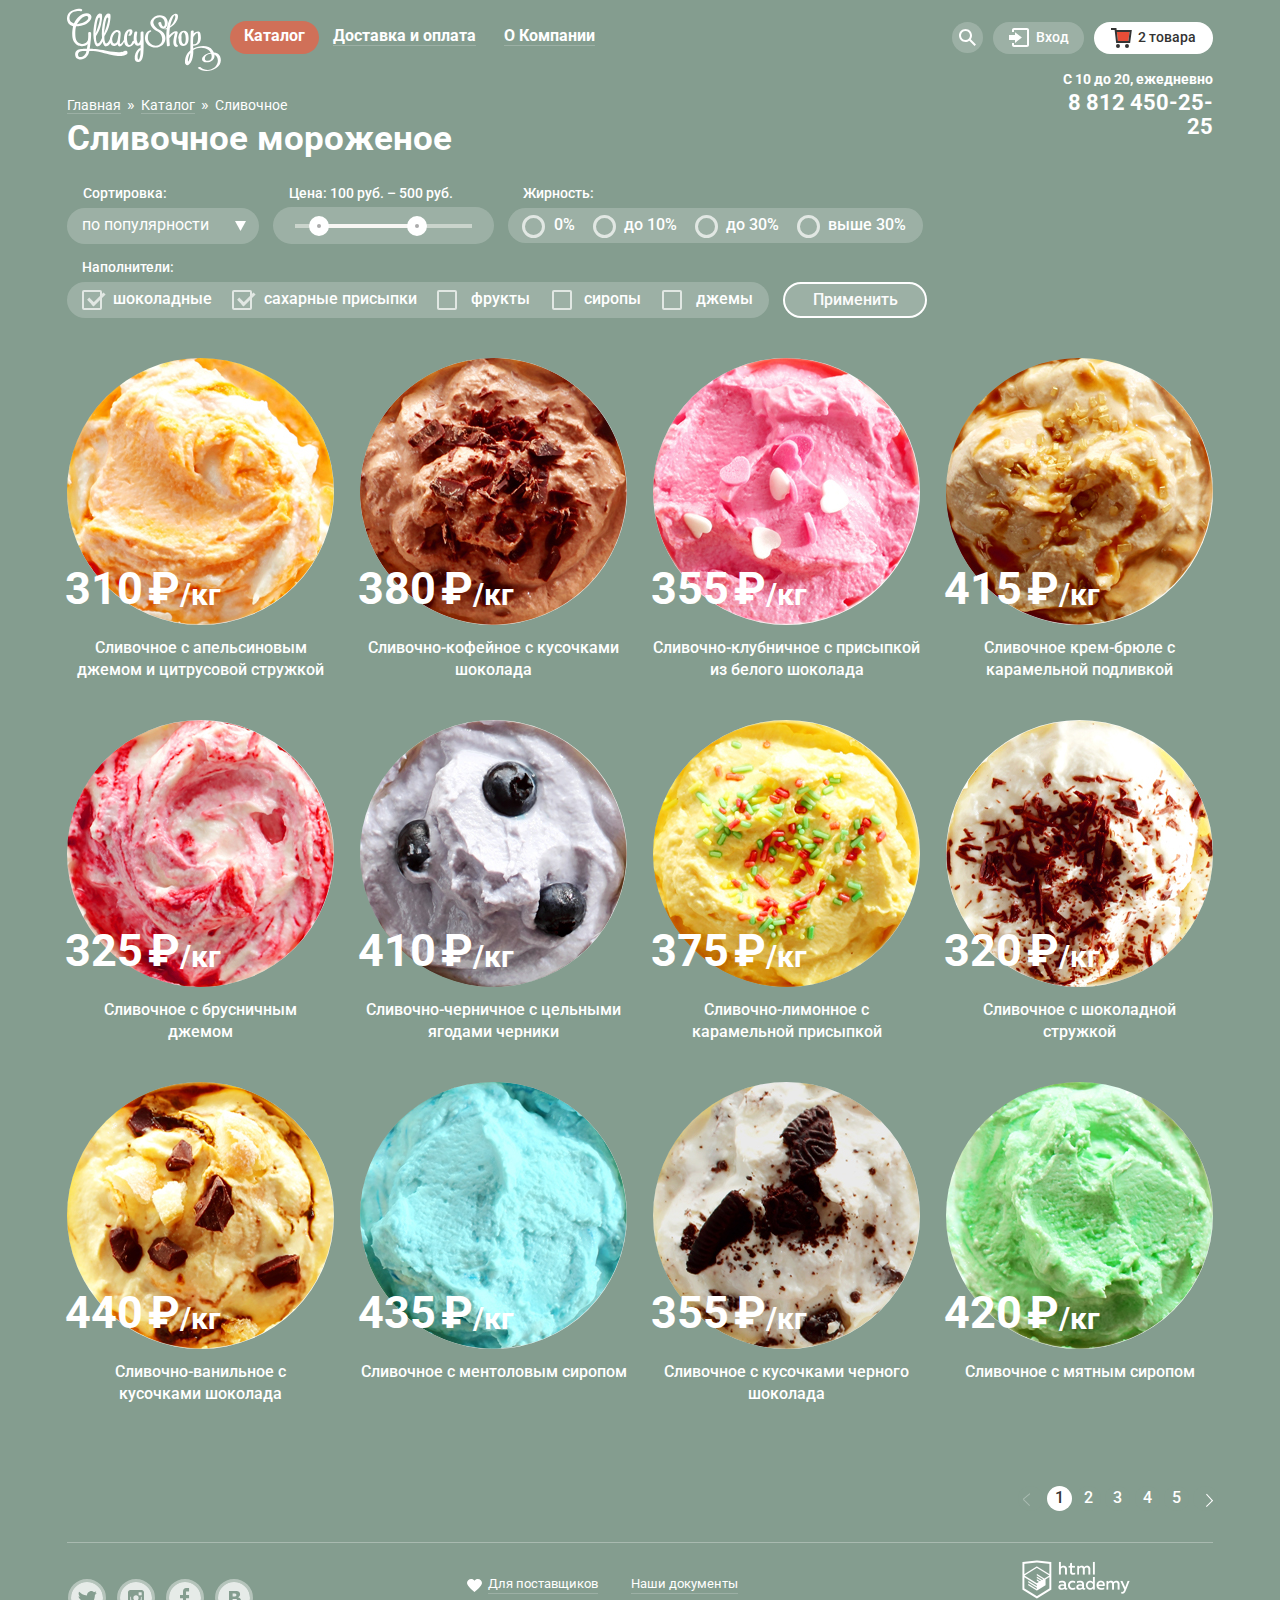
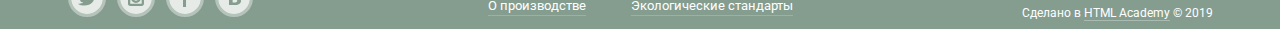
<file: catalog.html>
<!DOCTYPE html>
<html lang="ru">

<head>
  <meta charset="utf-8">
  <title>HTML Academy: Глейси</title>
  <link rel="stylesheet" href="css/normalize.css">
  <link rel="stylesheet" href="css/style-minimized.css">
  <link href="https://fonts.googleapis.com/css?family=Roboto:700,900,500,400&subset=latin,cyrillic" rel="stylesheet" type="text/css">
</head>

<body>
  <div class="container">
    <header class="main-header">
      <nav class="main-navigation">
        <div class="main-wrapper">
          <a href="index.html" class="main-logo">
            <img src="img/logo.svg" width="154" height="64" alt="Логотип Глейси Шоп">
          </a>
          <ul class="cite-navigation">
            <li class="cite-navigation-point catalog-menu active-catalog">
              <a href="#" class="catalog-button">Каталог</a>
              <!--выпадающий список пункта меню "Каталог"-->
              <ul class="hower-items">
                <li class="points-of-catalog"><a href="#">Новинки</a></li>
                <li class="points-of-catalog active-catalog-milk"><a href="catalog.html">Сливочное</a></li>
                <li class="points-of-catalog"><a href="#">Щербеты</a></li>
                <li class="points-of-catalog"><a href="#">Фруктовый лед</a></li>
                <li class="points-of-catalog"><a href="#">Мелорин</a></li>
              </ul>
            </li>
            <li class="cite-navigation-point"><a href="#">Доставка и оплата</a></li>
            <li class="cite-navigation-point"><a href="#">О Компании</a></li>
          </ul>
        </div>
        <div class="main-user-fields main-user-fields-catalog">
          <ul class="user-fields-list">
            <li class="search-menu user-fields-list-point">
              <a href="#" class="search-field"><span class="visually-hidden">Поиск</span>
                <svg version="1.1" xmlns="http://www.w3.org/2000/svg" xmlns:xlink="http://www.w3.org/1999/xlink" x="0px" y="0px" width="17px" height="17px" viewBox="0 0 17 17" enable-background="new 0 0 17 17" xml:space="preserve">
                  <g id="Layer_2">
                    <path fill="#FFFFFF" d="M16.958,15.527L11.75,10.32C12.533,9.247,13,7.93,13,6.5C13,2.91,10.09,0,6.5,0S0,2.91,0,6.5
                        		S2.91,13,6.5,13c1.438,0,2.763-0.473,3.839-1.263l5.205,5.204L16.958,15.527z M6.5,11C4.019,11,2,8.981,2,6.5S4.019,2,6.5,2
                        		S11,4.019,11,6.5S8.981,11,6.5,11z" />
                  </g>
                </svg>
              </a>
              <ul>
                <li>
                  <!--Поиск по каталогу-->
                  <div class="search-buttom">
                    <h2 class="visually-hidden">Поиск по каталогу</h2>
                    <input type="text" placeholder="Что ищем?">
                  </div>
                </li>
              </ul>
            </li>
            <li class="user-fields-list-point enter-menu">
              <a href="#" class="button-enterance">
                <svg version="1.1" xmlns="http://www.w3.org/2000/svg" xmlns:xlink="http://www.w3.org/1999/xlink" x="0px" y="0px" width="21px" height="19px" viewBox="0 0 21 19" enable-background="new 0 0 21 19" xml:space="preserve">
                  <g>
                    <polygon fill="#FFFFFF" points="6,14.875 12.917,9.5 6,4.125 6,7.042 -0.042,7.042 -0.042,11.959 6,11.959 	" />
                    <path fill="#FFFFFF" d="M18,0H5C3.9,0,3,0.9,3,2v2h2V2h13v15H5v-2H3v2c0,1.1,0.9,2,2,2h13c1.1,0,2-0.9,2-2V2C20,0.9,19.1,0,18,0z" />
                  </g>
                </svg>
                <span>Вход</span></a>
              <ul>
                <li>
                  <div class="enter-form">
                    <!--Форма Личного кабинета-->
                    <form action="#" class="hower-personal-cabinet" method="post">
                      <h2 class="visually-hidden">Личный кабинет</h2>
                      <label class="visually-hidden" for="login-field">Электронная почта</label>
                      <label class="visually-hidden" for="password-field">Пароль</label>
                      <input type="text" name="email" placeholder="Электронная почта" id="login-field">
                      <input type="text" name="password" placeholder="Пароль" id="password-field">

                      <div class="personal-wrapper">
                        <button class="btn button-identification" type="submit" name="come-in">Войти</button>
                        <p class="user-help">
                          <span class="guess"><a href="#">Забыли пароль?</a></span>
                          <span class="guess"><a href="#">Новая регистрация</a></span>
                        </p>
                      </div>
                    </form>
                  </div>
                </li>
              </ul>
            </li>
            <li class="user-fields-list-point basket-menu basket-menu-active">
              <a href="#" class="button-basket button-basket-active">
                <svg version="1.1" xmlns="http://www.w3.org/2000/svg" xmlns:xlink="http://www.w3.org/1999/xlink" x="0px" y="0px" width="21px" height="20px" viewBox="0 0 21 20" enable-background="new 0 0 21 20" xml:space="preserve">
                  <polygon fill="#E84D37" points="5.888,4.031 6.922,13 17.372,13 18.548,4.031 " />
                  <circle fill="#343434" cx="6.984" cy="18" r="2" />
                  <circle fill="#343434" cx="15.984" cy="18" r="2" />
                  <path fill="#343434" d="M5.657,2.031L5.422,0H0v2h3.64l1.5,13h13.988l1.699-12.969H5.657z M17.372,13H6.922L5.888,4.031h12.66
                        	L17.372,13z" />
                </svg>
                <span class="visually-hidden">Корзина</span><span>2 товара</span>
              </a>
              <ul>
                <li>
                  <!--Форма корзины покупок-->
                  <div class="basket-form-active">
                    <form class="basket-of-purches">

                      <table class="basket-table">
                        <tr class="basket-first-row">
                          <th><button class="modal-close" type="button">Закрыть</button></th>
                          <th><img src="img/1-1.jpg" width="33" height="33" alt="Сливочное с апельсиновым джемом и цитрусовой стружкой"></th>
                          <th>Пломбир с апельсиновым джемом</th>
                          <th>1,5 кг х <span class="basket-price">200 руб.</span></th>
                          <th>300 руб.</th>
                        </tr>
                        <tr class="basket-second-row">
                          <th><button class="modal-close1" type="button">Закрыть</button></th>
                          <th><img src="img/1-3.jpg" width="33" height="33" alt="Сливочно-клубничное с присыпкой из белого шоколада"></th>
                          <th>Клубничный пломбир с присыпкой из белого шоколада
                          </th>
                          <th>1,5 кг х <span class="basket-price">300 руб.</span></th>
                          <th>450 руб.</th>
                        </tr>
                      </table>
                      <div class="basket-wrapper">
                        <span class="total-basket">Итого: 750 руб.</span>
                        <button class="btn button-order" type="submit" name="come-in">Оформить заказ</button>
                      </div>
                    </form>
                  </div>
                </li>
              </ul>
            </li>
          </ul>
        </div>
      </nav>
      <p class="main-work-time">
        С 10 до 20, ежедневно<br>
        <span class="phone-number">8 812 450-25-25</span>
      </p>
    </header>
    <main>
      <ul class="breadcrumbs">
        <li class="breadcrumbs-item"><a href="index.html">Главная</a></li>
        <li class="breadcrumbs-item"><a href="catalog.html">Каталог</a></li>
        <li class="breadcrumbs-item breadcrumbs-last-link"><a href="#">Сливочное</a></li>
      </ul>
      <h1 class="catalog-main-caption">Сливочное мороженое</h1>
      <!--Здесь будет форма с фильтрами-->
      <form class="catalog-filters" action="https://echo.htmlacademy.ru" method="post">
        <fieldset class="filter-sort">
          <legend>Сортировка:</legend>
          <select class="filter-sort-select" id="sort">
            <option selected>по популярности</option>
            <option>сначала недорогие</option>
            <option>сначала дорогие</option>
            <option>по жирности</option>
          </select>
        </fieldset>
        <fieldset class="filter-price-range">
          <legend>Цена: 100 руб. – 500 руб.</legend>
          <div class="filter-price-range-container">
            <div class="range-controls">
              <div class="scale">
                <div class="bar"></div>
              </div>
              <div class="range-toggle range-toggle-min"></div>
              <div class="range-toggle range-toggle-max"></div>
            </div>
          </div>
        </fieldset>
        <fieldset class="filter-fattiness">
          <legend>Жирность:</legend>
          <div class="filter-fattiness-container">
            <label class="fat">
              <input class="visually-hidden" type="radio" name="percent" value="0%">
              <span class="radio-indicator"></span>
              0%
            </label>
            <label class="fat">
              <input class="visually-hidden" type="radio" name="percent" value="10%">
              <span class="radio-indicator" tabindex="0"></span>
              до 10%
            </label>
            <label class="fat">
              <input class="visually-hidden" type="radio" id="percent-3" name="percent" value="30%">
              <span class="radio-indicator"></span>
              до 30%
            </label>
            <label class="fat">
              <input class="visually-hidden" type="radio" id="percent-4" name="percent" value=">30%">
              <span class="radio-indicator" tabindex="0"></span>
              выше 30%
            </label>
          </div>
        </fieldset>
        <fieldset class="filter-fill">
          <legend class="filter-fill-caption">Наполнители:</legend>
          <div class="filter-fill-container">
            <label class="filled">
              <input class="visually-hidden" type="checkbox" name="chocolate" checked>
              <span class="checkbox-indicator"></span>
              шоколадные
            </label>
            <label class="filled">
              <input class="visually-hidden" type="checkbox" name="sugar" checked>
              <span class="checkbox-indicator"></span>
              сахарные присыпки
            </label>
            <label class="filled">
              <input class="visually-hidden" type="checkbox" name="fruits">
              <span class="checkbox-indicator"></span>
              фрукты
            </label>
            <label class="filled">
              <input class="visually-hidden" type="checkbox" id="filled-4" name="syrup">
              <span class="checkbox-indicator"></span>
              сиропы
            </label>
            <label class="filled">
              <input class="visually-hidden" type="checkbox" id="filled-5" name="jam">
              <span class="checkbox-indicator"></span>
              джемы
            </label>
          </div>
        </fieldset>
        <button class="button-filter" type="submit" name="sent-filter">Применить</button>
      </form>
      <!--TEST SECTION ending -->
      <section class="catalog">
        <ul class="catalog-items">
          <li class="catalog-item">
            <a href="#">
              <img src="img/1-1.jpg" width="267" height="267" alt="Сливочное с апельсиновым джемом и цитрусовой стружкой">
            </a>
            <p class="catalog-price-wrapper"><span class="catalog-price-amount">310</span><span class="catalog-price">₽</span><span class="catalog-weight-of-price">/кг</span>
            </p>
            <h2 class="catalog-title-of-ice-cream">
              Сливочное с апельсиновым джемом и цитрусовой стружкой
            </h2>
            <a href="#" class="btn button-catalog-items">Быстрый просмотр</a>
          </li>
          <li class="catalog-item">
            <a href="#">
              <img src="img/1-2.jpg" width="267" height="267" alt="Сливочно-кофейное с кусочками шоколада">
            </a>
            <p class="catalog-price-wrapper"><span class="catalog-price-amount">380</span><span class="catalog-price">₽</span><span class="catalog-weight-of-price">/кг</span>
            </p>
            <h2 class="catalog-title-of-ice-cream">
              Сливочно-кофейное с кусочками шоколада
            </h2>
            <a href="#" class="btn button-catalog-items">Быстрый просмотр</a>
          </li>
          <li class="catalog-item">
            <a href="#">
              <img src="img/1-3.jpg" width="267" height="267" alt="Сливочно-клубничное с присыпкой из белого шоколада">
            </a>
            <p class="catalog-price-wrapper"><span class="catalog-price-amount">355</span><span class="catalog-price">₽</span><span class="catalog-weight-of-price">/кг</span>
            </p>
            <h2 class="catalog-title-of-ice-cream">
              Сливочно-клубничное с присыпкой из белого шоколада
            </h2>
            <a href="#" class="btn button-catalog-items">Быстрый просмотр</a>
          </li>
          <li class="catalog-item">
            <a href="#">
              <img src="img/1-4.jpg" width="267" height="267" alt="Сливочное крем-брюле с карамельной подливкой">
            </a>
            <p class="catalog-price-wrapper"><span class="catalog-price-amount">415</span><span class="catalog-price">₽</span><span class="catalog-weight-of-price">/кг</span>
            </p>
            <h2 class="catalog-title-of-ice-cream">
              Сливочное крем-брюле с карамельной подливкой
            </h2>
            <a href="#" class="btn button-catalog-items">Быстрый просмотр</a>
          </li>
          <li class="catalog-item">
            <a href="#">
              <img src="img/2-1.jpg" width="267" height="267" alt="Сливочное с брусничным джемом">
            </a>
            <p class="catalog-price-wrapper"><span class="catalog-price-amount">325</span><span class="catalog-price">₽</span><span class="catalog-weight-of-price">/кг</span>
            </p>
            <h2 class="catalog-title-of-ice-cream">
              Сливочное с брусничным<br> джемом
            </h2>
            <a href="#" class="btn button-catalog-items">Быстрый просмотр</a>
          </li>
          <li class="catalog-item">
            <a href="#">
              <img src="img/2-2.jpg" width="267" height="267" alt="Сливочно-черничное с цельными ягодами черники ">
            </a>
            <p class="catalog-price-wrapper"><span class="catalog-price-amount">410</span><span class="catalog-price">₽</span><span class="catalog-weight-of-price">/кг</span>
            </p>
            <h2 class="catalog-title-of-ice-cream">
              Сливочно-черничное с цельными ягодами черники
            </h2>
            <a href="#" class="btn button-catalog-items">Быстрый просмотр</a>
          </li>
          <li class="catalog-item">
            <a href="#">
              <img src="img/2-3.jpg" width="267" height="267" alt="Сливочно-лимонное с карамельной присыпкой">
            </a>
            <p class="catalog-price-wrapper"><span class="catalog-price-amount">375</span><span class="catalog-price">₽</span><span class="catalog-weight-of-price">/кг</span>
            </p>
            <h2 class="catalog-title-of-ice-cream">
              Сливочно-лимонное с карамельной присыпкой
            </h2>
            <a href="#" class="btn button-catalog-items">Быстрый просмотр</a>
          </li>
          <li class="catalog-item">
            <a href="#">
              <img src="img/2-4.jpg" width="267" height="267" alt="Сливочное с шоколадной стружкой">
            </a>
            <p class="catalog-price-wrapper"><span class="catalog-price-amount">320</span><span class="catalog-price">₽</span><span class="catalog-weight-of-price">/кг</span>
            </p>
            <h2 class="catalog-title-of-ice-cream">
              Сливочное с шоколадной стружкой
            </h2>
            <a href="#" class="btn button-catalog-items">Быстрый просмотр</a>
          </li>
          <li class="catalog-item">
            <a href="#">
              <img src="img/3-1.jpg" width="267" height="267" alt="Сливочно-ванильное с кусочками шоколада">
            </a>
            <p class="catalog-price-wrapper"><span class="catalog-price-amount">440</span><span class="catalog-price">₽</span><span class="catalog-weight-of-price">/кг</span>
            </p>
            <h2 class="catalog-title-of-ice-cream">
              Сливочно-ванильное с<br> кусочками шоколада
            </h2>
            <a href="#" class="btn button-catalog-items">Быстрый просмотр</a>
          </li>
          <li class="catalog-item">
            <a href="#">
              <img src="img/3-2.jpg" width="267" height="267" alt="Сливочноe с ментоловым сиропом">
            </a>
            <p class="catalog-price-wrapper"><span class="catalog-price-amount">435</span><span class="catalog-price">₽</span><span class="catalog-weight-of-price">/кг</span>
            </p>
            <h2 class="catalog-title-of-ice-cream">
              Сливочноe с ментоловым сиропом
            </h2>
            <a href="#" class="btn button-catalog-items">Быстрый просмотр</a>
          </li>
          <li class="catalog-item">
            <a href="#">
              <img src="img/3-3.jpg" width="267" height="267" alt="Сливочное с кусочками черного шоколада">
            </a>
            <p class="catalog-price-wrapper"><span class="catalog-price-amount">355</span><span class="catalog-price">₽</span><span class="catalog-weight-of-price">/кг</span>
            </p>
            <h2 class="catalog-title-of-ice-cream">
              Сливочное с кусочками черного шоколада
            </h2>
            <a href="#" class="btn button-catalog-items">Быстрый просмотр</a>
          </li>
          <li class="catalog-item">
            <a href="#">
              <img src="img/3-4.jpg" width="267" height="267" alt="Сливочное с мятным сиропом">
            </a>
            <p class="catalog-price-wrapper"><span class="catalog-price-amount">420</span><span class="catalog-price">₽</span><span class="catalog-weight-of-price">/кг</span>
            </p>
            <h2 class="catalog-title-of-ice-cream">
              Сливочное с мятным сиропом
            </h2>
            <a href="#" class="btn button-catalog-items">Быстрый просмотр</a>
          </li>
        </ul>
      </section>
    </main>
    <footer class="main-footer main-footer-catalog">
      <div class="pagination-container">
        <ul class="pagination-list">
          <li class="pagination-item"><a class="start-element start-element-active" href="#">
            </a> </li>
          <li class="pagination-item pagination-item-current"><a href="#">1</a></li>
          <li class="pagination-item"><a href="#">2</a></li>
          <li class="pagination-item"><a href="#">3</a></li>
          <li class="pagination-item"><a href="#">4</a></li>
          <li class="pagination-item"><a href="#">5</a></li>
          <li class="pagination-item"><a class="finish-element" href="#"></a></li>
        </ul>
      </div>
      <div class="footer-wrapper">
        <div class="footer-social">
          <ul class="social-items">
            <li>
              <a href="#" class="social-button" aria-label="Твиттер"><span class="visually-hidden">Твиттер</span>
                <img src="img/twitter-icon.svg" width="32" height="32" alt="Мы в Твиттере">
              </a>
            </li>
            <li>
              <a href="#" class="social-button" aria-label="Инстраграм"><span class="visually-hidden">Инстраграм</span>
                <img src="img/insta-icon.svg" width="32" height="32" alt="Мы в Инстраграме">
              </a>
            </li>
            <li>
              <a href="#" class="social-button" aria-label="Фейсбук"><span class="visually-hidden">Фейсбук</span>
                <img src="img/fb-icon.svg" width="32" height="32" alt="Мы в Фейсбук">
              </a>
            </li>
            <li>
              <a href="#" class="social-button" aria-label="Вконтакте"><span class="visually-hidden">Вконтакте</span>
                <img src="img/vk-icon.svg" width="32" height="32" alt="Мы в Вконтакте">
              </a>
            </li>
          </ul>
        </div>
        <div class="footer-info">
          <a href="#">Для поставщиков</a>
          <a href="#">Наши документы</a>
          <a href="#">О производстве</a>
          <a href="#">Экологические стандарты</a>
        </div>
        <div class="footer-copyright">
          <a href="https://htmlacademy.ru/intensive/htmlcss">
            <img class="html-academy-logo" src="img/logo-htmlacademy-small.png" width="108" height="39" alt="Логотип ХТМЛ Академии">
          </a>
          <p>Сделано в <a class="html-link" href="https://htmlacademy.ru/intensive/htmlcss">HTML Academy</a> © 2019</p>
        </div>
      </div>
    </footer>
  </div>

</body>

</html>
</file>
<file: css/style-minimized.css>
body{margin:0;padding:0;font-family:"Roboto","Arial",sans-serif;font-size:16px;line-height:22px;font-weight:400;text-transform:none;color:#fff;background-color:#849d8f}a{text-decoration:none}.visually-hidden{position:absolute;width:1px;height:1px;clip:rect(0,0,0,0)}.container{padding:0 27px;margin:0 auto;width:1146px}.slider-wrapper::before,.slider-wrapper::after{content:"";visibility:hidden}.slider-wrapper::before{background-image:url(../img/slider-foto-21.png)}.slider-wrapper::after{background-image:url(../img/slider-foto-31.png)}.slider-wrapper{min-width:1146px;background-color:#849d8f;background-image:url(../img/slider-foto-11.png);background-repeat:no-repeat;background-position:top center;-webkit-transition:background-image .5s ease,background-color .5s ease;-o-transition:background-image .5s ease,background-color .5s ease;transition:background-image .5s ease,background-color .5s ease}.slider{position:relative;padding-top:308px;text-align:center;color:#fff}.slider-list{margin:0;padding:0;margin-bottom:41px;list-style:none}.slide{display:none}.slide-button{margin-top:7px}.slide-title{margin:0 auto;margin-bottom:26px;width:700px;font-size:60px;line-height:60px;font-weight:700}.slide-button{margin-top:7px}.btn{display:inline-block;padding:8px 40px 11px;font-weight:700;font-size:32px;line-height:44px;text-align:center;vertical-align:top;text-decoration:none;text-shadow:0 2px 5px rgba(160,32,11,0.76);color:#fff;background:#f26843;background:-webkit-gradient(linear,left top,left bottom,from(#f26843),to(#e74a35));background:-webkit-linear-gradient(top,#f26843 0%,#e74a35 100%);background:-o-linear-gradient(top,#f26843 0%,#e74a35 100%);background:linear-gradient(to bottom,#f26843 0%,#e74a35 100%);border-radius:50px;-webkit-box-shadow:0 2px 2px rgba(172,16,0,0.64);box-shadow:0 2px 2px rgba(172,16,0,0.64);border:none;cursor:pointer}.btn:hover{background:-webkit-gradient(linear,left top,left bottom,from(#f58669),to(#ec6f5e));background:-webkit-linear-gradient(top,#f58669 0%,#ec6f5e 100%);background:-o-linear-gradient(top,#f58669 0%,#ec6f5e 100%);background:linear-gradient(to bottom,#f58669 0%,#ec6f5e 100%);-webkit-box-shadow:0 2px 2px rgba(172,16,0,1);box-shadow:0 2px 2px rgba(172,16,0,1)}.btn:active{background:-webkit-gradient(linear,left top,left bottom,from(#d84732),to(#e1613e));background:-webkit-linear-gradient(top,#d84732 0%,#e1613e 100%);background:-o-linear-gradient(top,#d84732 0%,#e1613e 100%);background:linear-gradient(to bottom,#d84732 0%,#e1613e 100%);-webkit-box-shadow:inset 0 2px 2px rgba(172,16,0,1);box-shadow:inset 0 2px 2px rgba(172,16,0,1)}#product-1:checked~.slider-wrapper{background-color:#849d8f;background-image:url(../img/slider-foto-11.png)}#product-2:checked~.slider-wrapper{background-color:#8996a6;background-image:url(../img/slider-foto-21.png)}#product-3:checked~.slider-wrapper{background-color:#9d8b84;background-image:url(../img/slider-foto-31.png)}#product-1:checked~.slider-wrapper #slide1,#product-2:checked~.slider-wrapper #slide2,#product-3:checked~.slider-wrapper #slide3{display:block}#product-1:checked~.slider-wrapper label[for="product-1"],#product-2:checked~.slider-wrapper label[for="product-2"],#product-3:checked~.slider-wrapper label[for="product-3"]{background-color:#fff}.slider-wrapper label[for="product-1"]:hover,.slider-wrapper label[for="product-2"]:hover,.slider-wrapper label[for="product-3"]:hover{background-color:rgba(255,255,255,0.5)}.slider-wrapper label[for="product-1"]:active,.slider-wrapper label[for="product-2"]:active,.slider-wrapper label[for="product-3"]:active{background-color:#fff}.slider-controls label{display:inline-block;margin-right:8px;width:17px;height:17px;vertical-align:top;background-color:transparent;border:2px solid #fff;border-radius:50%;cursor:pointer}.slider-controls{position:absolute;bottom:63px;top:481px;z-index:20;font-size:0}.main-header{position:relative;padding-top:0}.main-logo{margin:0;padding:0;margin-right:9px;padding-top:8px}.main-navigation{display:-webkit-box;display:-ms-flexbox;display:flex;-webkit-box-pack:justify;-ms-flex-pack:justify;justify-content:space-between;font-size:16px;font-weight:700;line-height:30px;color:#fff}.main-wrapper{display:-webkit-box;display:-ms-flexbox;display:flex;-webkit-box-pack:start;-ms-flex-pack:start;justify-content:flex-start;width:853px}.cite-navigation a,.main-user-fields a{color:#fff}.hower-item a{color:#333}.cite-navigation li:hover,.cite-navigation li:focus{background-color:#fff}.cite-navigation-point:hover a,.cite-navigation-point:focus a{color:#333}.cite-navigation-point > a{border-bottom:1px solid rgba(255,255,255,0.2)}.user-fields-list-point:hover,.user-fields-list-point:focus{background-color:#fff}.user-fields-list-point:hover a,.user-fields-list-point:focus a{color:#333}.user-fields-list-point:hover path,.user-fields-list-point:focus path,.user-fields-list-point:hover polygon,.user-fields-list-point:focus polygon,.user-fields-list-point:hover circle,.user-fields-list-point:focus circle{fill:#323232}.user-fields-list-point:last-of-type:hover polygon,.user-fields-list-point:last-of-type:focus polygon{fill:#E84D37}.cite-navigation{display:-webkit-box;display:-ms-flexbox;display:flex;-webkit-box-align:center;-ms-flex-align:center;align-items:center;-webkit-box-pack:justify;-ms-flex-pack:justify;justify-content:space-between;-ms-flex-wrap:wrap;flex-wrap:wrap;position:relative;margin:0;padding:0;margin-bottom:7px;width:450px}.cite-navigation>li{padding:0 14px 3px;border-radius:30px}.cite-navigation>li:last-child{margin-right:71px}.cite-navigation,.hower-items{list-style:none}.cite-navigation-point:hover .hower-items{display:block;overflow:hidden}.hower-items{display:none;position:absolute;z-index:1;left:-6px;top:59px;padding:0;margin:0;width:143px;list-style:none;border-radius:5px;background-color:#fff;-webkit-box-shadow:0 20px 20px 0 rgba(0,0,0,0.4);box-shadow:0 20px 20px 0 rgba(0,0,0,0.4)}.catalog-menu::after{content:" ";position:absolute;top:54px;left:15px;width:60px;height:5px;background-color:transparent}.hower-items a{display:block}.hower-items li:not(:first-child){font-size:14px;line-height:16px;font-weight:400;color:#333}.hower-items li{padding:7px 21px 15px 20px}.hower-items li:first-child{position:relative;padding:10px 21px 12px 20px;font-size:14px;line-height:16px;font-weight:700;color:#333}.hower-items li:first-child::after{content:" ";position:absolute;bottom:-1px;right:9px;width:128px;height:1px;border-bottom:1px solid #d1d0ce}.hower-items li:nth-child(2){padding:10px 21px 10px 20px}.hower-items li:nth-child(3){padding:4px 21px 8px 20px}.hower-items li:nth-child(4){padding:7px 21px 8px 20px}.hower-items li:nth-child(5){padding:7px 21px 15px 20px}.hower-items li:hover{background-color:#fcc}.hower-items li:focus{background-color:#f6b5a5}.active-catalog,.active-catalog-milk{background-color:#d07058;color:#fff}.active-catalog>a{border:none}.cite-navigation .active-catalog:hover,.cite-navigation .active-catalog:focus{background-color:#d07058}.active-catalog:hover>a,.active-catalog:focus>a{color:#fff}.main-user-fields{display:inline-block;margin-top:22px;vertical-align:center}.main-user-fields-catalog{width:261px}.main-user-fields ul{margin:0;padding:0;list-style:none}.user-fields-list{display:-webkit-box;display:-ms-flexbox;display:flex;-webkit-box-pack:justify;-ms-flex-pack:justify;justify-content:space-between;-ms-flex-wrap:wrap;flex-wrap:wrap;-webkit-box-align:start;-ms-flex-align:start;align-items:flex-start;position:relative;min-width:244px;font-size:14px;line-height:16px;font-weight:500;color:#fff}.search-menu{background-color:rgba(255,255,255,0.2);border-radius:50%}.search-field{display:block;padding:7px;width:17px;height:17px}.search-buttom{display:none;position:absolute;z-index:2;left:-310px;top:37px;padding:20px 0 15px 15px;width:341px;min-height:84px;-webkit-box-sizing:border-box;box-sizing:border-box;background-color:#f8f7f4;-webkit-box-shadow:0 20px 20px 0 rgba(0,0,0,0.4);box-shadow:0 20px 20px 0 rgba(0,0,0,0.4);border-radius:5px}.search-buttom input{margin-left:0;padding:0;padding-left:13px;padding-bottom:2px;-webkit-box-sizing:border-box;box-sizing:border-box;width:311px;min-height:44px;border:1px solid #d3d3d2;border-radius:5px;outline:none;outline-offset:0}.search-buttom input:hover{padding-left:12px;border:2px solid #c7c6c5}.search-buttom input:focus{padding-left:12px;border:2px solid #8fbdec}.search-menu:first-child::after{content:" ";position:absolute;top:32px;left:-120px;width:150px;height:5px;background-color:transparent}.user-fields-list-point:hover .search-buttom{display:block}.enter-menu{padding:5px 16px 7px 15px;-webkit-box-sizing:border-box;box-sizing:border-box;background-color:rgba(255,255,255,0.2);border-radius:30px}.enter-menu::after{content:" ";position:absolute;top:32px;left:45px;width:85px;height:3px;background-color:transparent}.button-enterance{display:-webkit-box;display:-ms-flexbox;display:flex;-webkit-box-align:center;-ms-flex-align:center;align-items:center;-webkit-box-pack:justify;-ms-flex-pack:justify;justify-content:space-between;margin:0;padding:0;width:60px}.button-enterance svg{margin-top:1px;margin-left:1px}.button-enterance span{margin-left:3px;margin-right:-1px}.button-enterance p{margin:0;padding:0}.enter-form{display:none;position:absolute;top:35px;left:-142px;z-index:1;padding-top:21px;padding-left:19px;-webkit-box-sizing:border-box;box-sizing:border-box;width:277px;min-height:214px;background-color:#f8f7f4;border-radius:5px;-webkit-box-shadow:0 20px 20px 0 rgba(0,0,0,0.4);box-shadow:0 20px 20px 0 rgba(0,0,0,0.4)}.user-fields-list-point:hover .enter-form{display:block}.hower-personal-cabinet input{margin-bottom:20px;padding-left:13px;padding-bottom:2px;-webkit-box-sizing:border-box;box-sizing:border-box;width:241px;min-height:43px;border:1px solid #d3d3d2;border-radius:5px;outline:none;outline-offset:none}.hower-personal-cabinet input:hover{padding-left:12px;border:2px solid #c7c6c5}.hower-personal-cabinet input:focus{padding-left:12px;border:2px solid #8fbdec}.hower-personal-cabinet input:last-of-type{margin-bottom:19px}.personal-wrapper{display:-webkit-box;display:-ms-flexbox;display:flex;-ms-flex-wrap:wrap;flex-wrap:wrap;-webkit-box-pack:start;-ms-flex-pack:start;justify-content:flex-start;-webkit-box-align:start;-ms-flex-align:start;align-items:flex-start}.guess a{text-decoration:underline;color:#323232}.guess:last-of-type{margin-top:-3px}.guess:hover a{color:#e84d37}.user-help{display:-webkit-box;display:-ms-flexbox;display:flex;-webkit-box-orient:vertical;-webkit-box-direction:normal;-ms-flex-direction:column;flex-direction:column;-webkit-box-pack:start;-ms-flex-pack:start;justify-content:flex-start;margin:0;padding:0;font-size:13px;line-height:24px;font-weight:400}.button-identification{padding:20px 26px;margin-right:20px;margin-top:2px;width:100px;height:44px;font-size:18px;line-height:0;font-weight:700;border-radius:20px}.button-basket{display:-webkit-box;display:-ms-flexbox;display:flex;-webkit-box-align:center;-ms-flex-align:center;align-items:center;-webkit-box-pack:justify;-ms-flex-pack:justify;justify-content:space-between;margin:0;padding:0;width:69px}.button-basket-active{width:87px}.button-basket span{margin-bottom:3px;margin-right:2px}.basket-form{display:none}.basket-form-active{display:none;position:absolute;left:-279px;top:36px;z-index:1;padding:0 13px 0 11px;width:516px;min-height:242px;background-color:#f8f7f4;-webkit-box-shadow:0 20px 20px 0 rgba(0,0,0,0.4);box-shadow:0 20px 20px 0 rgba(0,0,0,0.4);border-radius:5px;color:#323232}.basket-menu{padding:6px 15px 6px 17px;background-color:rgba(255,255,255,0.2);border-radius:30px}.basket-menu::after{content:" ";position:absolute;top:32px;left:150px;width:105px;height:4px;background-color:transparent}.basket-menu-active{background-color:#fff}.basket-menu-active a{color:#333}.basket-of-purches{min-height:238px;border-radius:5px}.modal-close{position:relative;margin-bottom:5px;width:15px;height:20px;font-size:0;border:0;background-color:transparent;cursor:pointer}.modal-close::before,.modal-close::after{content:" ";position:absolute;left:-2px;top:11px;width:15px;height:1px;background-color:#333}.modal-close::before{-webkit-transform:rotate(45deg);-ms-transform:rotate(45deg);transform:rotate(45deg)}.modal-close::after{-webkit-transform:rotate(-45deg);-ms-transform:rotate(-45deg);transform:rotate(-45deg)}.modal-close1{position:relative;margin-bottom:20px;width:15px;height:20px;font-size:0;border:0;background-color:transparent;cursor:pointer}.modal-close1::before,.modal-close1::after{content:" ";position:absolute;left:-2px;top:11px;width:15px;height:1px;background-color:#333}.modal-close1::before{-webkit-transform:rotate(45deg);-ms-transform:rotate(45deg);transform:rotate(45deg)}.modal-close1::after{-webkit-transform:rotate(-45deg);-ms-transform:rotate(-45deg);transform:rotate(-45deg)}.user-fields-list-point:hover .basket-form-active{display:block}.basket-table{position:relative;margin-top:4px;margin-left:2px;margin-bottom:0;width:510px;min-height:127px;font-size:13px;line-height:16px;font-weight:400;border-bottom:2px solid #cacac7}.basket-second-row th:nth-of-type(2){padding-left:5px;padding-bottom:12px;width:35px;vertical-align:center}.basket-first-row th:nth-of-type(2){padding-left:5px;padding-top:9px;width:35px;vertical-align:center}.basket-first-row th:nth-of-type(3){padding-left:7px;padding-top:4px;padding-right:0;width:236px;font-size:13px;line-height:16px;font-weight:400}.basket-second-row th:nth-of-type(3){padding-left:7px;padding-top:2px;padding-right:10px;width:185px;font-size:13px;line-height:16px;font-weight:400}.basket-first-row th:nth-of-type(4){padding-left:9px;padding-top:4px;width:105px;font-size:13px;line-height:16px;font-weight:400;vertical-align:center}.basket-second-row th:nth-of-type(4){padding-left:9px;padding-top:15px;width:105px;font-size:13px;line-height:16px;font-weight:400;vertical-align:top}.basket-first-row th:nth-of-type(5){padding-left:15px;padding-top:4px;font-size:13px;line-height:16px;font-weight:400}.basket-second-row th:nth-of-type(5){padding-left:15px;padding-top:15px;font-size:13px;line-height:16px;font-weight:400;vertical-align:top}.basket-price{color:#a0a0a0}.basket-wrapper{display:-webkit-box;display:-ms-flexbox;display:flex;-webkit-box-pack:start;-ms-flex-pack:start;justify-content:flex-start;-webkit-box-align:end;-ms-flex-align:end;align-items:flex-end;-ms-flex-wrap:wrap;flex-wrap:wrap;-webkit-box-orient:vertical;-webkit-box-direction:normal;-ms-flex-direction:column;flex-direction:column;margin:0;padding:0;min-height:95px}.total-basket{margin-top:13px;margin-bottom:15px;font-size:15px;line-height:18px;font-weight:700}.button-order{padding:5px 0 10px;margin-right:2px;width:170px;min-height:44px;font-size:18px;line-height:24px;font-weight:700;border-radius:20px}.main-work-time{position:absolute;top:71px;right:0;margin:0;width:167px;font-size:14px;line-height:16px;font-weight:700;color:#fff}.main-work-time:not(.phone-number){text-align:right}.phone-number{display:block;margin-top:4px;font-size:22px;line-height:24px;font-weight:700;color:#fff}.breadcrumbs{display:-webkit-box;display:-ms-flexbox;display:flex;-webkit-box-pack:justify;-ms-flex-pack:justify;justify-content:space-between;padding:0;margin:0;margin-top:12px;width:220px;list-style:none}.breadcrumbs-item{position:relative}.breadcrumbs a{font-size:14px;line-height:16px;font-weight:400;color:#fff;background-color:inherit;border-bottom:1px solid rgba(255,255,255,0.2)}.breadcrumbs-last-link a{border:none}.breadcrumbs-item:not(:last-of-type)::after{content:"»";position:absolute;left:60px;width:7px;height:7px}.breadcrumbs-item:hover a,.breadcrumbs-item:focus a{color:#ffbc9e}.main-user-fields{position:relative}.main-promo{display:-webkit-box;display:-ms-flexbox;display:flex;-webkit-box-pack:justify;-ms-flex-pack:justify;justify-content:space-between;margin-bottom:40px;font-size:18px;line-height:22px;font-weight:700;color:#fff}.main-promo h4{font-size:35px;line-height:41px;font-weight:700;color:#fff}.main-promo-raspberry{display:-webkit-box;display:-ms-flexbox;display:flex;-webkit-box-orient:vertical;-webkit-box-direction:normal;-ms-flex-direction:column;flex-direction:column;padding:14px 20px 14px 17px;-webkit-box-sizing:border-box;box-sizing:border-box;width:560px;min-height:229px;background-color:#849d8f;background-image:url(../img/promo-1.jpg);background-repeat:repeat-y;background-position:top -94px right -177px;border-radius:15px}.main-promo-raspberry h4,.main-promo-raspberry p{margin:0;padding:0}.main-promo-raspberry h4{margin-bottom:16px;margin-left:1px}.main-promo-raspberry p{margin-bottom:45px;margin-left:2px}.main-promo-chocolate{display:-webkit-box;display:-ms-flexbox;display:flex;-webkit-box-orient:vertical;-webkit-box-direction:normal;-ms-flex-direction:column;flex-direction:column;padding:14px 20px 14px 17px;-webkit-box-sizing:border-box;box-sizing:border-box;width:560px;min-height:229px;background-color:#849d8f;background-image:url(../img/promo-2.jpg);background-position:center;background-repeat:repeat-y;border-radius:15px}.main-promo-chocolate h4,.main-promo-chocolate p{margin:0;padding:0}.main-promo-chocolate h4{margin-bottom:15px;margin-left:1px}.main-promo-chocolate p{margin-bottom:46px;margin-left:2px}.button-promo-1{margin-left:357px;width:165px;font-size:18px;line-height:24px;font-weight:700;padding:9px 0 13px}.button-promo-2{margin-left:333px;width:188px;font-size:18px;line-height:24px;font-weight:700;padding:9px 0 12px}.main-hit-seller{margin-bottom:40px}.main-hit-seller-items{display:-webkit-box;display:-ms-flexbox;display:flex;-webkit-box-pack:justify;-ms-flex-pack:justify;justify-content:space-between;position:relative;padding:0;list-style:none}.main-hit-seller-items li{display:-webkit-box;display:-ms-flexbox;display:flex;-webkit-box-orient:vertical;-webkit-box-direction:normal;-ms-flex-direction:column;flex-direction:column;width:267px;text-align:center;border-radius:150px}.main-hit-seller-items li:before{content:" ";position:absolute;width:61px;height:61px;background-image:url(../img/hit-seller-icon.svg)}.catalog-title-of-ice-cream{margin:0;padding:0;margin-top:4px;font-size:16px;line-height:22px;font-weight:500}.catalog-price-wrapper{display:-webkit-box;display:-ms-flexbox;display:flex;margin-top:-65px;margin-left:-112px}.catalog-price{margin:0;padding:0;margin-left:5px;font-size:45px;line-height:45px;font-weight:700;color:#fff}.catalog-price-amount{margin-left:110px;font-size:45px;line-height:45px;font-weight:700;color:#fff}.catalog-weight-of-price{margin-top:6px}.main-hit-seller-items img{border-radius:160px}.main-description{margin-bottom:40px;min-height:306px;font-size:16px;line-height:22px;font-weight:400;color:#333;background-color:#fff;background-image:url(../img/waffle-pattern.jpg);border-radius:15px}.main-description h1{margin:0;padding:0;padding-left:20px;padding-right:113px;padding-top:24px;font-size:24px;line-height:30px;font-weight:500;color:#333}.main-description-advantages{display:-webkit-box;display:-ms-flexbox;display:flex;-webkit-box-pack:justify;-ms-flex-pack:justify;justify-content:space-between;-ms-flex-wrap:wrap;flex-wrap:wrap;margin:0;padding:0;margin-top:5px;margin-left:76px;margin-right:17px;font-size:16px;line-height:22px;font-weight:400;list-style:none;color:#333}.main-description-advantages li{position:relative;width:483px}.caw-icon{margin-right:3px}.leaf-icon{margin-top:6px}.leaf-icon p{margin:0;padding:0}.thermometr-icon{margin-top:6px;margin-right:3px}.thermometr-icon p{margin:0;padding:0}.ice-cream-icon::before{content:" ";position:absolute;top:4px;left:-56px;width:50px;height:50px;background-image:url(../img/ice-cream.svg);background-repeat:no-repeat}.caw-icon::before{content:" ";position:absolute;top:4px;left:-58px;width:50px;height:50px;background-image:url(../img/caw.svg);background-repeat:no-repeat}.leaf-icon::before{content:" ";position:absolute;top:-12px;left:-56px;width:50px;height:50px;background-image:url(../img/leaf.svg);background-repeat:no-repeat}.thermometr-icon::before{content:" ";position:absolute;top:-12px;left:-58px;width:50px;height:50px;background-image:url(../img/thermometr.svg);background-repeat:no-repeat}.wrapper{display:-webkit-box;display:-ms-flexbox;display:flex;-webkit-box-pack:justify;-ms-flex-pack:justify;justify-content:space-between;margin-bottom:39px}.recipe{margin:0;padding:0;width:560px;min-height:220px;font-size:24px;line-height:30px;font-weight:700;color:#333;background-color:#fff;background-image:url(../img/straw-back.jpg);background-repeat:no-repeat;background-position:top -225px left -52px;border-radius:15px}.recipe span{display:block;margin:0;padding:0;margin-top:22px;margin-left:19px;font-size:16px;line-height:22px;font-weight:500;color:#333}.recipe a{display:block;margin:0;padding:0;margin-top:4px;margin-left:19px;margin-right:220px;font-size:24px;line-height:30px;text-decoration:underline;color:inherit}.recipe a:hover{color:#e84d37}.recipe h3{margin:0;padding:0;font-size:24px;line-height:30px;color:inherit}.subscribe{width:560px;min-height:220px;font-size:16px;line-height:22px;font-weight:400;color:#333;background-color:#fff;background-image:url(../img/subscribe-form.png);background-repeat:repeat-y;border-radius:15px}.subscribe p{display:block;margin:0;padding:0;margin-top:33px;margin-left:26px;margin-right:15px;font-size:16px;line-height:22px;font-weight:400;color:#333}.subscribe input{padding:0;margin-left:0;margin-top:37px;margin-left:26px;padding-left:13px;-webkit-box-sizing:border-box;box-sizing:border-box;width:368px;min-height:44px;border-radius:5px;border:1px solid #d3d3d2;outline:none;outline-offset:none}.subscribe input:hover{padding-left:12px;border:2px solid #c7c6c5}.subscribe input:focus{padding-left:12px;border:2px solid #8fbdec}.button-subscribe{margin-top:36px;margin-left:7px;padding:8px 18px 12px 20px;font-size:18px;line-height:24px;font-weight:700}.button{padding:10px 20px;font-size:18px;line-height:24px;font-weight:700;border-radius:30px}.main-map{position:relative;margin-left:-27px;margin-bottom:4px}.contacts{position:absolute;top:63px;right:0;padding:28px 21px 28px 25px;width:256px;min-height:249px;font-size:14px;line-height:20px;font-weight:400;color:#333;background-color:#fff;border-radius:15px}.contacts h2{margin:0;padding:0;font:inherit;color:inherit}.contacts h2:first-of-type{padding-right:100px;margin-bottom:1px}.contacts p:first-of-type{margin-bottom:18px}.contacts p{margin:0;padding:0;margin-top:0}.feedback-link{position:relative;padding:8px 29px 12px 27px;font-size:18px;line-height:24px;font-weight:700;color:#fff;border-radius:50px}.contact-number{display:inline-block;margin-top:4px;margin-bottom:2px;vertical-align:center}.available-time{display:inline-block;margin:0;padding:0;margin-bottom:25px;vertical-align:center}.adress,.contact-number{font-size:18px;line-height:24px;font-weight:700;color:inherit}.comments{display:none;z-index:2;position:fixed;top:calc(50% - 199px);left:calc(50% - 219px);padding:8px 16px 27px 23px;width:438px;min-height:397px;font-size:16px;line-height:24px;font-weight:400;color:#999;background-color:#fff;border-radius:10px}.comments-fields{display:-webkit-box;display:-ms-flexbox;display:flex;-webkit-box-orient:vertical;-webkit-box-direction:normal;-ms-flex-direction:column;flex-direction:column;-webkit-box-pack:start;-ms-flex-pack:start;justify-content:flex-start;margin:0;margin-bottom:19px;padding:0;min-height:282px;list-style:none}.comments-fields-point input{-webkit-box-sizing:border-box;box-sizing:border-box;padding-left:13px;margin-left:1px;margin-bottom:20px;width:267px;min-height:44px;border:1px solid #d3d3d2;border-radius:5px}.comments-fields-point textarea{-webkit-box-sizing:border-box;box-sizing:border-box;padding-left:13px;padding-top:10px;margin-left:1px;width:428px;min-height:155px;border:1px solid #d3d3d2;border-radius:5px}.comments-fields-point input,.comments-fields-point textarea{outline:none;outline-offset:none}.comments-fields-point input:hover,.comments-fields-point textarea:hover{padding-left:12px;border:2px solid #c7c6c5}.comments-fields-point input:focus,.comments-fields-point textarea:focus{padding-left:12px;border:2px solid #8fbdec}.feedback{display:-webkit-box;display:-ms-flexbox;display:flex;position:relative;-webkit-box-orient:vertical;-webkit-box-direction:normal;-ms-flex-direction:column;flex-direction:column;min-height:400px}.feedback p{margin:0;padding:0;margin-top:7px;margin-bottom:20px;font-size:24px;line-height:28px;font-weight:500;color:#333}.button-feedback{-ms-flex-item-align:end;align-self:flex-end;padding:11px 25px 14px;margin-right:9px;width:138px;min-height:44px;font-size:18px;line-height:24px;line-height:0;font-weight:700;border-radius:20px}.modal-close-main{position:absolute;right:0;top:7px;width:18px;height:18px;font-size:0;border:0;background-color:transparent;cursor:pointer}.modal-close-main::before,.modal-close-main::after{content:" ";position:absolute;top:8px;left:-2px;width:21px;height:2px;background-color:#333}.modal-close-main::before{-webkit-transform:rotate(45deg);-ms-transform:rotate(45deg);transform:rotate(45deg)}.modal-close-main::after{-webkit-transform:rotate(-45deg);-ms-transform:rotate(-45deg);transform:rotate(-45deg)}@-webkit-keyframes appear{0%{-webkit-transform:translateY(-2000px);transform:translateY(-2000px)}50%{-webkit-transform:translateY(30px);transform:translateY(30px)}90%{-webkit-transform:translateY(-20px);transform:translateY(-20px)}100%{-webkit-transform:translateY(0px);transform:translateY(0px)}}@keyframes appear{0%{-webkit-transform:translateY(-2000px);transform:translateY(-2000px)}50%{-webkit-transform:translateY(30px);transform:translateY(30px)}90%{-webkit-transform:translateY(-20px);transform:translateY(-20px)}100%{-webkit-transform:translateY(0px);transform:translateY(0px)}}@-webkit-keyframes shake{0%,100%{-webkit-transform:translateX(0);transform:translateX(0)}10%,30%,50%,70%,90%{-webkit-transform:translateX(-10px);transform:translateX(-10px)}20%,40%,60%,80%{-webkit-transform:translateX(10px);transform:translateX(10px)}}@keyframes shake{0%,100%{-webkit-transform:translateX(0);transform:translateX(0)}10%,30%,50%,70%,90%{-webkit-transform:translateX(-10px);transform:translateX(-10px)}20%,40%,60%,80%{-webkit-transform:translateX(10px);transform:translateX(10px)}}.main-footer{font-size:13px;line-height:18px;font-weight:400;color:#fff}.footer-wrapper{display:-webkit-box;display:-ms-flexbox;display:flex;-webkit-box-pack:start;-ms-flex-pack:start;justify-content:flex-start;-webkit-box-align:start;-ms-flex-align:start;align-items:flex-start}.social-items{display:-webkit-box;display:-ms-flexbox;display:flex;margin:0;padding:0;min-width:186px;list-style:none}.footer-social{margin-top:32px;margin-left:1px}.footer-social li{margin-right:11px;width:32px;height:32px;opacity:.8;border:3px solid #c2cec7;border-radius:50%}.footer-social li:hover{opacity:1}.footer-info{display:-webkit-box;display:-ms-flexbox;display:flex;-ms-flex-wrap:wrap;flex-wrap:wrap;-webkit-box-pack:start;-ms-flex-pack:start;justify-content:flex-start;position:relative;margin-top:28px;margin-left:224px;width:310px;min-height:40px}.footer-info a{margin:0;padding:0;margin-bottom:3px;font:inherit;color:inherit;border-bottom:1px solid rgba(255,255,255,0.2)}.footer-info a:nth-child(1){margin-right:33px}.footer-info a:nth-child(3){margin-right:45px}.footer-info a:nth-child(1)::before{content:" ";position:absolute;left:-21px;top:4px;width:50px;height:50px;background-image:url(../img/heart-for-delivery-icon.svg);background-repeat:no-repeat}.footer-info a:hover{color:#ffbc9e}.footer-copyright{margin-top:13px;margin-left:auto;min-width:190px;font-size:12px;line-height:18px;font-weight:400px}.footer-copyright p{margin:0;padding:0}.footer-copyright a:hover{color:#ffbc9e}.html-link{font:inherit;color:inherit;background-color:inherit;border-bottom:1px solid rgba(255,255,255,0.3)}.catalog-main-caption{margin:0;padding:0;margin-top:2px;margin-bottom:26px;font-size:35px;line-height:41px;font-weight:700}.catalog-filters{display:-webkit-box;display:-ms-flexbox;display:flex;-webkit-box-pack:start;-ms-flex-pack:start;justify-content:flex-start;-ms-flex-wrap:wrap;flex-wrap:wrap;margin-bottom:35px;width:979px;font-size:16px;line-height:18px;font-weight:500;color:#fff;background-color:inherit}.catalog-filters input{font:inherit}.filter-sort{margin:0;padding:0;border:none}.filter-sort-select:hover,.filter-sort-select:focus{color:#323232;background-image:url(../img/icon-filter-active.svg);background-position:right;background-position-x:168px;background-repeat:no-repeat;cursor:pointer}.filter-sort legend{margin-left:16px;margin-bottom:7px;font-size:14px;line-height:16px;font-weight:500}.filter-sort-select{-webkit-appearance:none;background-color:rgba(255,255,255,0.2);background-image:url(../img/icon-filter.svg);background-position:right;background-position-x:168px;background-repeat:no-repeat;border:none;border-radius:30px;color:#fff;padding:8px 33px 10px 15px}.filter-price-range{border:none}.filter-price-range legend{margin-left:16px;font-size:14px;line-height:16px;font-weight:500}.filter-price-range-container{-webkit-box-sizing:border-box;box-sizing:border-box;padding:7px 22px 4px 9px;margin:0;background-color:rgba(255,255,255,0.2);border-radius:20px}.range-controls{position:relative;margin-bottom:12px}.range-controls .scale{margin-top:10px;margin-left:13px;width:177px;height:4px;background-color:rgba(248,247,244,0.502)}.range-controls .bar{margin-left:16px;width:107px;height:4px;background-color:#f8f7f4}.range-toggle{position:absolute;top:-8px;width:4px;height:4px;background-color:#ababab;border:8px solid #fff;border-radius:50%;cursor:pointer}.range-toggle-min:hover,.range-toggle-min:focus{top:-12px;left:22px;border:12px solid #fff}.range-toggle-max:hover,.range-toggle-max:focus{top:-12px;left:120px;border:12px solid #fff}.range-toggle-min{left:27px}.range-toggle-max{right:45px}.filter-fattiness{margin:0;padding:0;font-size:14px;line-height:16px;font-weight:500;border:none}.filter-fattiness legend{margin-left:15px;margin-bottom:5px}.filter-fattiness-container{-webkit-box-sizing:border-box;box-sizing:border-box;padding:8px 17px 9px 6px;margin-left:0;margin-top:2px;font-size:16px;line-height:18px;font-weight:500;text-align:center;background-color:rgba(255,255,255,0.2);border-radius:20px}.fat:first-of-type{position:relative;margin:0;padding:0;padding-left:33px;margin-left:7px;cursor:pointer}.fat:nth-of-type(2){position:relative;margin:0;padding:0;padding-left:32px;margin-left:13px;cursor:pointer}.fat:nth-of-type(3){position:relative;margin:0;padding:0;padding-left:32px;margin-left:13px;cursor:pointer}.fat:nth-of-type(4){position:relative;margin:0;padding:0;padding-left:32px;margin-left:13px;cursor:pointer}.fat input[type="radio"]+.radio-indicator:hover,.fat input[type="radio"]+.radio-indicator:focus{border:3px solid #fff}.fat input[type="radio"]:checked+.radio-indicator:hover::before{background-color:#fff}.fat input[type="radio"]+.radio-indicator{position:absolute;top:0;left:1px;width:17px;height:17px;border:3px solid #e1e7e3;border-radius:50%}.fat input[type="radio"]:focus+.radio-indicator{border-color:#e1e7e3;outline:thin dotted;outline:5px auto -webkit-focus-ring-color}.fat input[type="radio"]:checked+.radio-indicator::before{content:" ";position:absolute;top:calc(50% - 4px);left:calc(50% - 4px);width:8px;height:8px;background-color:#e1e7e3;border-radius:50%}.filter-fill{margin:0;padding:0;margin-top:5px;width:702px;font-size:14px;line-height:16px;font-weight:500;border:none}.filter-fill-caption{padding-left:10px;margin-bottom:7px;margin-left:5px}.filter-fill-container{display:-webkit-box;display:-ms-flexbox;display:flex;-webkit-box-pack:start;-ms-flex-pack:start;justify-content:flex-start;-webkit-box-sizing:border-box;box-sizing:border-box;padding:8px 5px 10px 0;font-size:16px;line-height:18px;font-weight:500;background-color:rgba(255,255,255,0.2);border-radius:20px}.filled:nth-of-type(1){position:relative;margin:0;padding:0;padding-left:31px;margin-left:15px;cursor:pointer}.filled:nth-of-type(2){position:relative;margin:0;padding:0;padding-left:32px;margin-left:20px;cursor:pointer}.filled:nth-of-type(3){position:relative;margin:0;padding:0;padding-left:34px;margin-left:20px;cursor:pointer}.filled:nth-of-type(4){position:relative;margin:0;padding:0;padding-left:32px;margin-left:22px;cursor:pointer}.filled:nth-of-type(5){position:relative;margin:0;padding:0;padding-left:34px;margin-left:21px;cursor:pointer}.filled input[type="checkbox"]+.checkbox-indicator{position:absolute;top:0;left:0;width:16px;height:16px;border:2px solid #e1e7e3;border-radius:2px}.filled input[type="checkbox"]:focus+.checkbox-indicator{border-color:#e1e7e3;outline:thin dotted;outline:5px auto -webkit-focus-ring-color}.filled input[type="checkbox"]:checked+.checkbox-indicator::before{content:" ";position:absolute;top:8px;left:3px;width:8px;height:3px;background-color:#e1e7e3;-webkit-transform:rotate(45deg);-ms-transform:rotate(45deg);transform:rotate(45deg)}.filled input[type="checkbox"]:checked+.checkbox-indicator::after{content:" ";position:absolute;top:6px;left:6px;width:17px;height:3px;background-color:#e1e7e3;-webkit-transform:rotate(135deg);-ms-transform:rotate(135deg);transform:rotate(135deg)}.filled input[type="checkbox"]:checked+.checkbox-indicator:hover::before,.filled input[type="checkbox"]:checked+.checkbox-indicator:hover::after{background-color:#fff}.filled input[type="checkbox"]+.checkbox-indicator:hover{border-color:#fff}.button-filter{display:block;padding:7px 28px;margin-left:14px;margin-top:28px;-webkit-box-sizing:border-box;box-sizing:border-box;width:144px;height:36px;font-size:16px;line-height:18px;font-weight:500;vertical-align:center;color:#fcfcfc;border:2px solid #fff;background-color:rgba(255,255,255,0.2);border-radius:20px}.button-filter:hover,.button-filter:focus{background-color:#fff;color:#333}.button-filter:active{background-color:rgba(237,237,237,0.5);-webkit-box-shadow:inset 0 2px 1px 0 rgba(105,105,105,0.004);box-shadow:inset 0 2px 1px 0 rgba(105,105,105,0.004)}.catalog{padding:0;margin-bottom:108px}.catalog h2{font-size:16px;line-height:22px;font-weight:500}.catalog-weight-of-price{font-size:30px;line-height:45px;font-weight:700;color:#fff}.catalog-items{display:-webkit-box;display:-ms-flexbox;display:flex;-webkit-box-pack:start;-ms-flex-pack:start;justify-content:flex-start;-ms-flex-wrap:wrap;flex-wrap:wrap;margin:0;padding:0;min-width:1180px;list-style:none}.catalog-items li{display:-webkit-box;display:-ms-flexbox;display:flex;-webkit-box-orient:vertical;-webkit-box-direction:normal;-ms-flex-direction:column;flex-direction:column;position:relative;margin-right:26px;padding-top:5px;-webkit-box-sizing:border-box;box-sizing:border-box;margin-bottom:30px;width:267px;min-height:332px;text-align:center}.button-catalog-items{display:none;-ms-flex-item-align:center;-ms-grid-row-align:center;align-self:center;margin-top:11px;margin-right:2px;padding:8px 0 13px;width:200px;font-size:18px;line-height:24px;font-weight:700;border-radius:20px}.catalog-items li::before{content:" ";position:absolute;left:-13px;top:0;width:13px;height:405px;opacity:0;background-color:rgba(155,175,163,0.6);border-top-left-radius:5px;border-bottom-left-radius:5px}.catalog-items li::after{content:" ";position:absolute;left:267px;top:0;width:13px;height:405px;opacity:0;background-color:rgba(155,175,163,0.6);border-top-right-radius:5px;border-bottom-right-radius:5px}.catalog-items li:hover::before,.catalog-items li:hover::after{opacity:1}.catalog-items li:hover{z-index:1;margin-bottom:-50px;width:267px;height:405px;background-color:rgba(155,175,163,0.6)}.catalog-item:hover .button-catalog-items{display:block}.catalog-items img{border-radius:50%}.pagination-container{position:absolute;right:-5px;bottom:111px}.pagination-list{display:-webkit-box;display:-ms-flexbox;display:flex;-webkit-box-pack:end;-ms-flex-pack:end;justify-content:flex-end;-webkit-box-pack:justify;-ms-flex-pack:justify;justify-content:space-between;position:relative;margin:0;padding:0;width:200px;list-style:none}.start-element::after,.start-element::before{content:" ";position:absolute;top:10px;left:4px;width:9px;height:1px;background-color:#fff}.start-element::before{-webkit-transform:rotate(140deg);-ms-transform:rotate(140deg);transform:rotate(140deg)}.start-element::after{top:16px;left:4px;-webkit-transform:rotate(225deg);-ms-transform:rotate(225deg);transform:rotate(225deg)}.start-element-active{opacity:.3}.finish-element::after,.finish-element::before{content:" ";position:absolute;top:11px;left:187px;width:9px;height:1px;background-color:#fff}.finish-element::before{-webkit-transform:rotate(47deg);-ms-transform:rotate(47deg);transform:rotate(47deg)}.finish-element::after{top:17px;left:187px;-webkit-transform:rotate(135deg);-ms-transform:rotate(135deg);transform:rotate(135deg)}.pagination-list a{font-size:16px;line-height:18px;font-weight:500;color:#fff;background-color:#849d8f}.pagination-item a{display:-webkit-box;display:-ms-flexbox;display:flex;-webkit-box-align:center;-ms-flex-align:center;align-items:center;-webkit-box-pack:center;-ms-flex-pack:center;justify-content:center;width:25px;height:25px;border-radius:50%}.pagination-item:hover a,.pagination-item:focus a{background-color:rgba(155,175,163,0.6)}.pagination-item:active a{background-color:#fff;color:#333}.pagination-item-current a{color:#333;background-color:#fff;border-radius:50%}.main-footer-catalog{position:relative}.main-footer-catalog::after{content:" ";position:absolute;top:-5px;width:1146px;height:1px;background-color:rgba(255,255,255,0.3)}.comments-show{display:block;-webkit-animation:appear .4s;animation:appear .4s}.comments-err{-webkit-animation:shake .4s;animation:shake .4s}.overlay{display:none;position:fixed;top:0;left:0;z-index:1;width:100%;height:100%;background-color:rgba(4,4,4,0.4)}.overlay-show{display:block}#map{height:430px;width:1200px}
</file>
